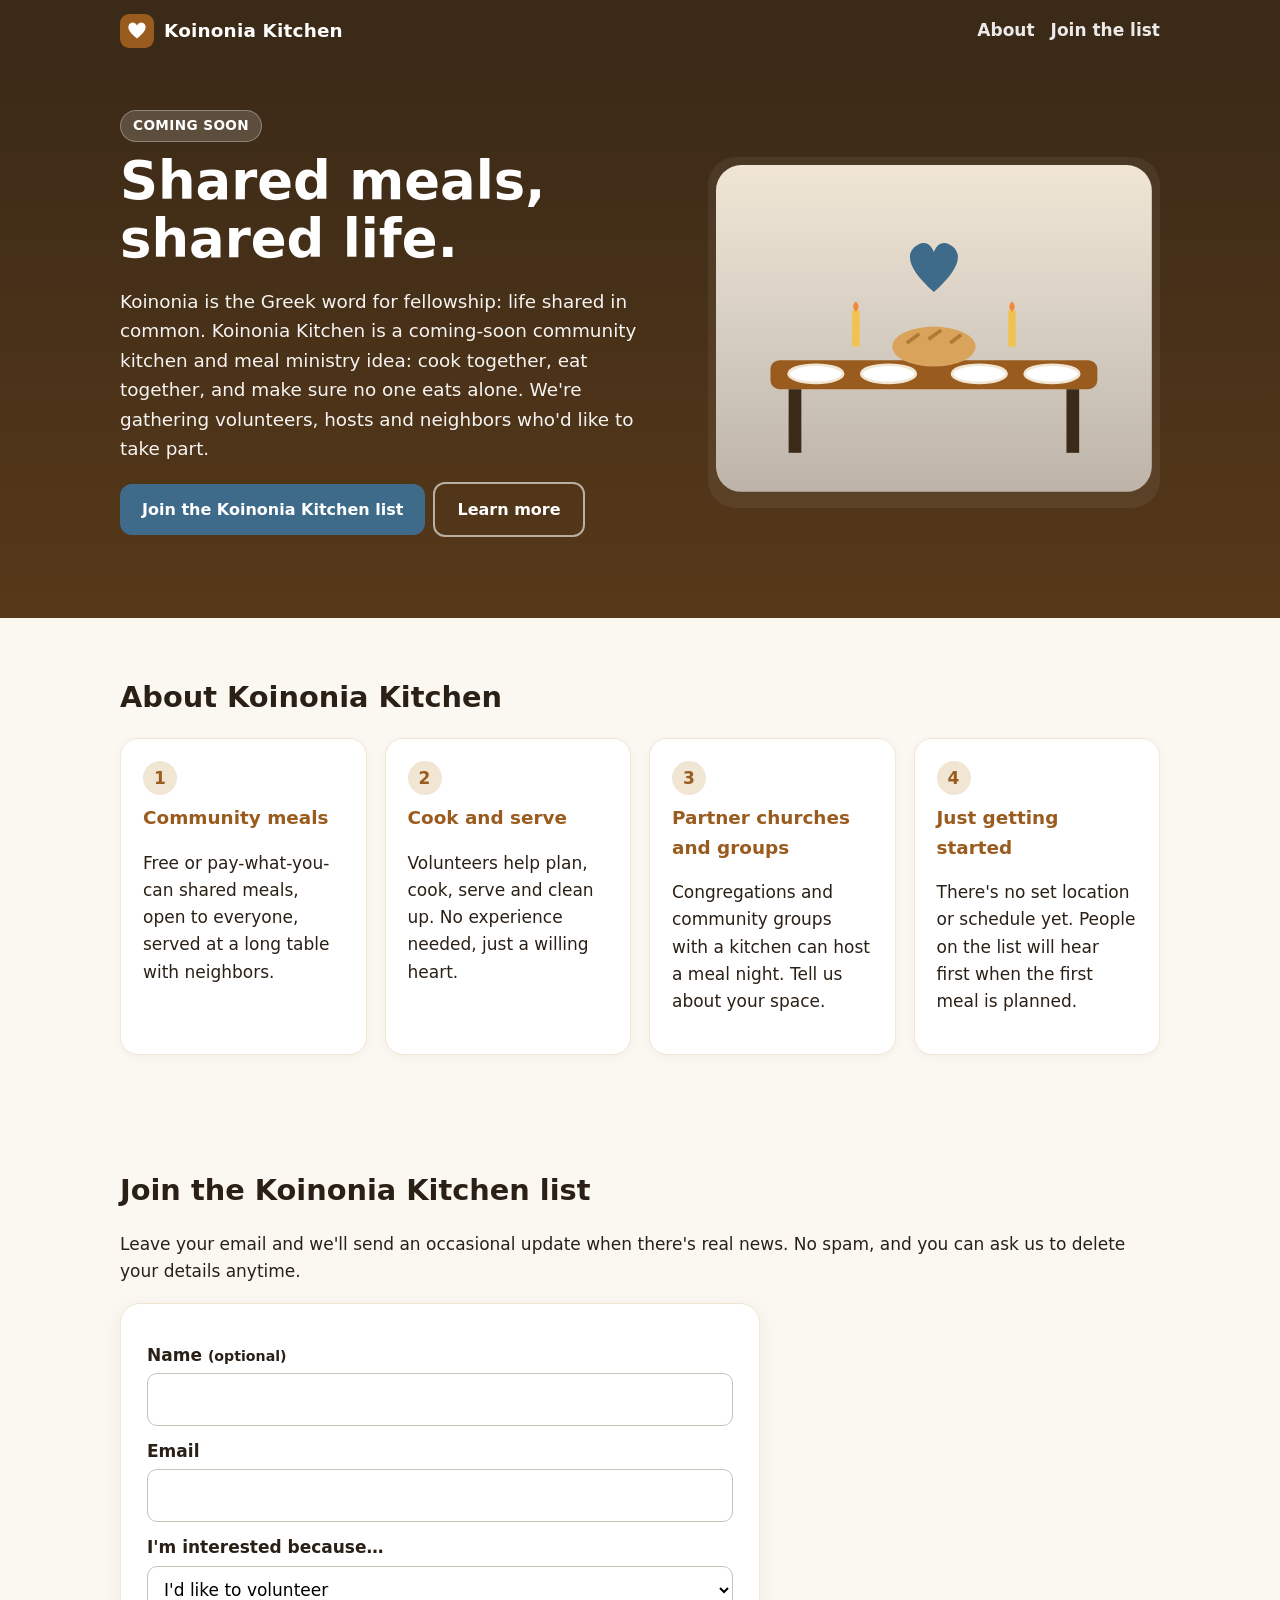
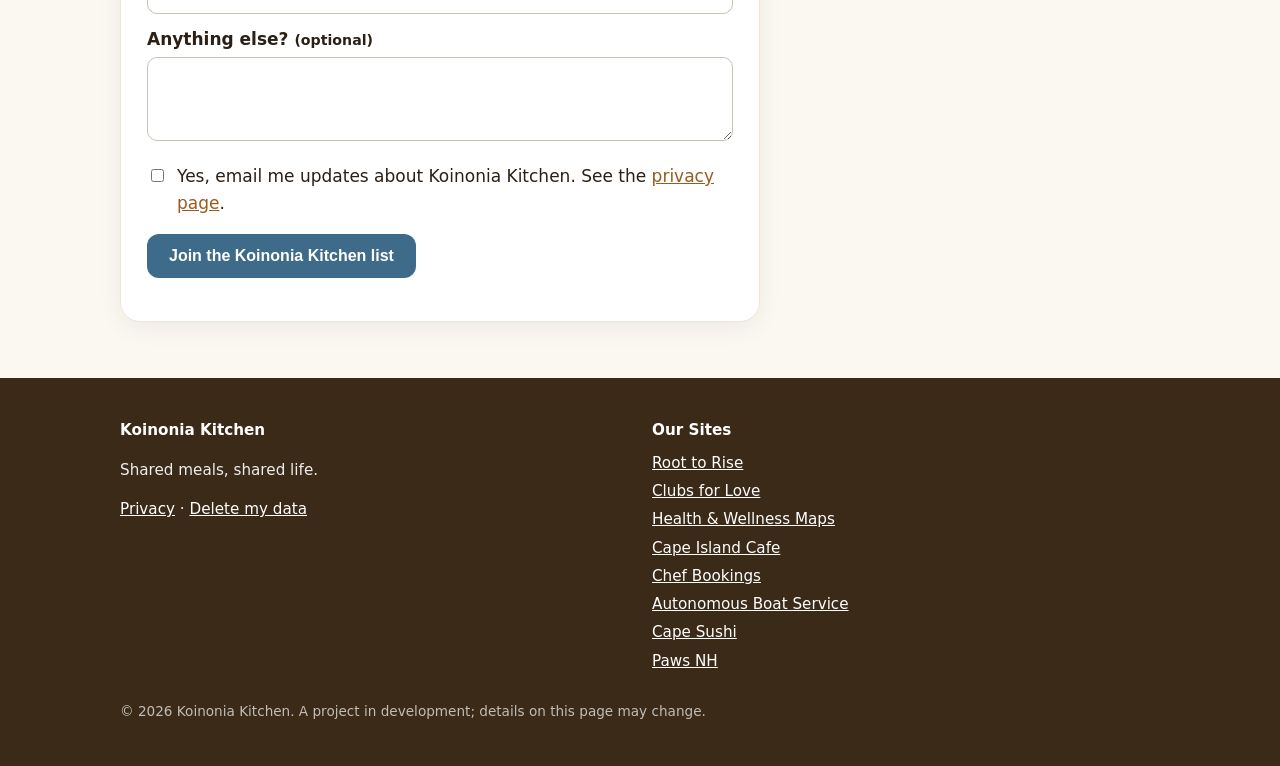
<file: index.html>
<!doctype html>
<html lang="en">
<head>
<meta charset="utf-8">
<!-- google-site-verification: pending -->
<meta name="viewport" content="width=device-width,initial-scale=1">
<title>Koinonia Kitchen | Community Meals &amp; Fellowship Kitchen (Coming Soon)</title>
<meta name="description" content="Koinonia Kitchen is a coming-soon community kitchen and meal ministry: cook together, eat together, and make sure no one eats alone. Join as a volunteer, host, neighbor or partner church.">
<link rel="canonical" href="https://platinum00001.github.io/koinoniakitchen.com/">
<meta name="theme-color" content="#3b2a17">
<meta property="og:type" content="website">
<meta property="og:site_name" content="Koinonia Kitchen">
<meta property="og:title" content="Koinonia Kitchen | Community Meals &amp; Fellowship Kitchen (Coming Soon)">
<meta property="og:description" content="Koinonia Kitchen is a coming-soon community kitchen and meal ministry: cook together, eat together, and make sure no one eats alone. Join as a volunteer, host, neighbor or partner church.">
<meta property="og:url" content="https://platinum00001.github.io/koinoniakitchen.com/">
<meta property="og:image" content="https://platinum00001.github.io/koinoniakitchen.com/og.png">
<meta property="og:image:width" content="1200"><meta property="og:image:height" content="630">
<meta name="twitter:card" content="summary_large_image">
<meta name="twitter:title" content="Koinonia Kitchen | Community Meals &amp; Fellowship Kitchen (Coming Soon)">
<meta name="twitter:description" content="Koinonia Kitchen is a coming-soon community kitchen and meal ministry: cook together, eat together, and make sure no one eats alone. Join as a volunteer, host, neighbor or partner church.">
<meta name="twitter:image" content="https://platinum00001.github.io/koinoniakitchen.com/og.png">
<link rel="icon" href="favicon.svg" type="image/svg+xml">
<link rel="icon" href="favicon-32.png" sizes="32x32" type="image/png">
<link rel="apple-touch-icon" href="apple-touch-icon.png">
<link rel="manifest" href="site.webmanifest">
<link rel="stylesheet" href="css/style.css">
</head>
<body>
<header class="top"><div class="wrap">
<a class="brand" href="./"><img src="favicon.svg" alt="" width="34" height="34">Koinonia Kitchen</a>
<nav><a href="./#about" class="opt">About</a><a href="./#join">Join the list</a></nav>
</div></header>
<main>
<section class="hero"><div class="wrap">
<div><span class="badge">Coming soon</span><h1>Shared meals, shared life.</h1><p class="lead">Koinonia is the Greek word for fellowship: life shared in common. Koinonia Kitchen is a coming-soon community kitchen and meal ministry idea: cook together, eat together, and make sure no one eats alone. We&#x27;re gathering volunteers, hosts and neighbors who&#x27;d like to take part.</p>
<p><a class="btn" href="#join">Join the Koinonia Kitchen list</a><a class="btn ghost" href="#about">Learn more</a></p></div>
<div class="art"><svg viewBox="0 0 480 360" xmlns="http://www.w3.org/2000/svg" role="img" aria-hidden="true"><defs><linearGradient id="sky" x1="0" y1="0" x2="0" y2="1"><stop offset="0" stop-color="#f1e6d4"/><stop offset="1" stop-color="#ffffff" stop-opacity="0.6"/></linearGradient></defs><rect width="480" height="360" rx="28" fill="url(#sky)"/><rect x="60" y="215" width="360" height="32" rx="10" fill="#9a5b1e"/><rect x="80" y="247" width="14" height="70" fill="#3b2a17"/><rect x="386" y="247" width="14" height="70" fill="#3b2a17"/><ellipse cx="110" cy="230" rx="30" ry="10" fill="#fff" stroke="#f1e6d4" stroke-width="3"/><ellipse cx="190" cy="230" rx="30" ry="10" fill="#fff" stroke="#f1e6d4" stroke-width="3"/><ellipse cx="290" cy="230" rx="30" ry="10" fill="#fff" stroke="#f1e6d4" stroke-width="3"/><ellipse cx="370" cy="230" rx="30" ry="10" fill="#fff" stroke="#f1e6d4" stroke-width="3"/><ellipse cx="240" cy="200" rx="46" ry="22" fill="#d9a35b"/><path d="M210 196 l14 -10 M234 192 l14 -10 M258 196 l12 -9" stroke="#b07a35" stroke-width="4"/><path d="M240 140 C215 118 205 98 222 88 C232 82 238 90 240 96 C242 90 248 82 258 88 C275 98 265 118 240 140z" fill="#3f6b8a"/><rect x="150" y="160" width="8" height="40" fill="#f2c14e"/><path d="M154 150 q6 6 0 12 q-6 -6 0 -12" fill="#f08a3a"/><rect x="322" y="160" width="8" height="40" fill="#f2c14e"/><path d="M326 150 q6 6 0 12 q-6 -6 0 -12" fill="#f08a3a"/></svg></div>
</div></section>
<section id="about"><div class="wrap"><h2>About Koinonia Kitchen</h2><div class="cards"><div class="card"><span class="n">1</span><h3>Community meals</h3><p>Free or pay-what-you-can shared meals, open to everyone, served at a long table with neighbors.</p></div><div class="card"><span class="n">2</span><h3>Cook and serve</h3><p>Volunteers help plan, cook, serve and clean up. No experience needed, just a willing heart.</p></div><div class="card"><span class="n">3</span><h3>Partner churches and groups</h3><p>Congregations and community groups with a kitchen can host a meal night. Tell us about your space.</p></div><div class="card"><span class="n">4</span><h3>Just getting started</h3><p>There&#x27;s no set location or schedule yet. People on the list will hear first when the first meal is planned.</p></div></div></div></section>

<section id="join"><div class="wrap"><h2>Join the Koinonia Kitchen list</h2>
<p>Leave your email and we'll send an occasional update when there's real news. No spam, and you can ask us to delete your details anytime.</p>
<form class="signup" id="signup" novalidate>
<label for="f-name">Name <small>(optional)</small></label><input id="f-name" name="name" type="text" maxlength="120" autocomplete="name">
<label for="f-email">Email</label><input id="f-email" name="email" type="email" maxlength="200" required autocomplete="email">
<label for="f-interest">I'm interested because…</label><select id="f-interest" name="interest"><option>I&#x27;d like to volunteer</option><option>My church or group could host</option><option>I&#x27;d like to attend a meal</option><option>I can donate food or supplies</option><option>Just keep me posted</option></select>
<label for="f-note">Anything else? <small>(optional)</small></label><textarea id="f-note" name="note" maxlength="600"></textarea>
<div class="hp" aria-hidden="true"><label for="f-web">Website</label><input id="f-web" name="website_url" type="text" tabindex="-1" autocomplete="off"></div>
<label class="check"><input type="checkbox" name="consent" required> <span>Yes, email me updates about Koinonia Kitchen. See the <a href="privacy.html">privacy page</a>.</span></label>
<p><button class="btn" type="submit">Join the Koinonia Kitchen list</button></p>
<div class="msg" id="signup-msg" role="status" aria-live="polite"></div>
</form></div></section>
</main>
<footer><div class="wrap">
<div class="cols">
<div><h4>Koinonia Kitchen</h4><p>Shared meals, shared life.</p><p><a href="privacy.html">Privacy</a> · <a href="privacy.html#data-deletion">Delete my data</a></p></div>
<div><h4>Our Sites</h4><ul><li><a href="https://roottorisema.org/">Root to Rise</a></li><li><a href="https://clubsforlove.com/">Clubs for Love</a></li><li><a href="https://healthandwellnessmaps.com/">Health &amp; Wellness Maps</a></li><li><a href="https://capeislandcafe.com/">Cape Island Cafe</a></li><li><a href="https://chefbookings.org/">Chef Bookings</a></li><li><a href="https://platinum00001.github.io/autonomousboatservice.com/">Autonomous Boat Service</a></li><li><a href="https://platinum00001.github.io/capesushi.com/">Cape Sushi</a></li><li><a href="https://platinum00001.github.io/pawsnh.com/">Paws NH</a></li></ul></div>
</div>
<p class="fine">© 2026 Koinonia Kitchen. A project in development; details on this page may change.</p>
</div></footer>
<script type="application/ld+json">{"@context": "https://schema.org", "@type": "WebSite", "name": "Koinonia Kitchen", "url": "https://platinum00001.github.io/koinoniakitchen.com/", "description": "Shared meals, shared life."}</script>
<script src="config.js"></script><script src="js/form.js"></script>
</body></html>
</file>
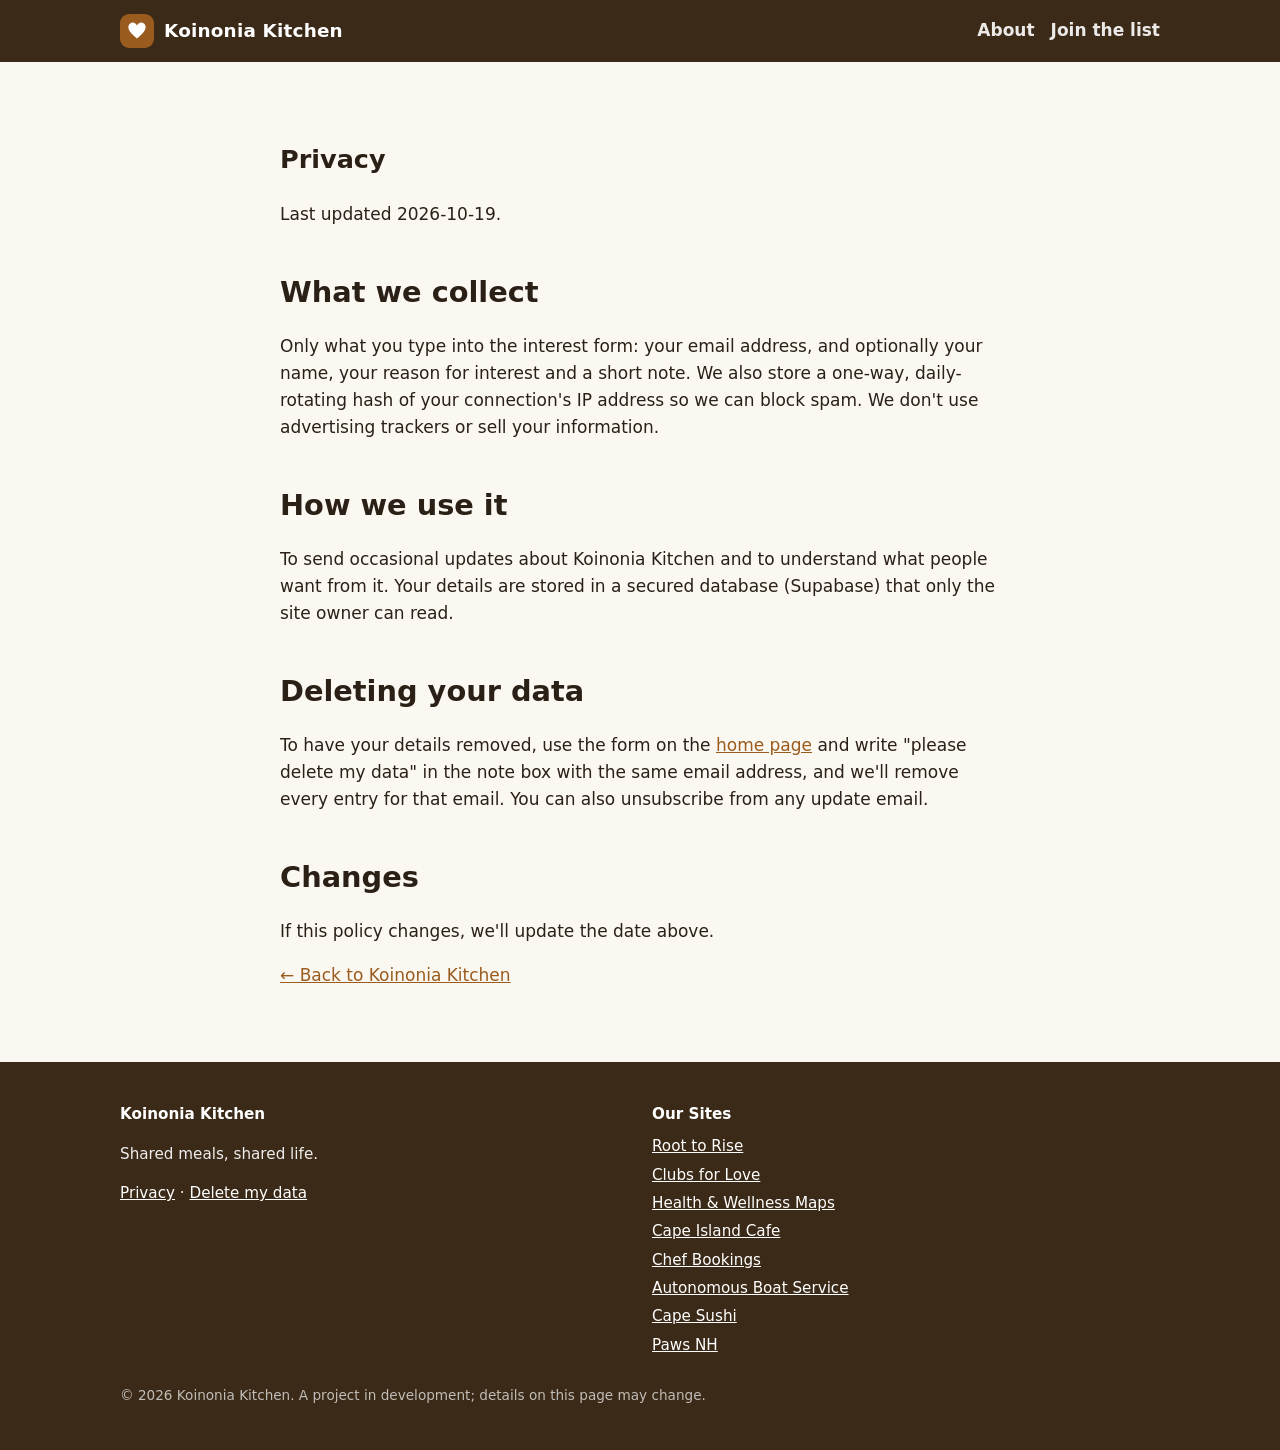
<file: privacy.html>
<!doctype html>
<html lang="en">
<head>
<meta charset="utf-8">
<meta name="viewport" content="width=device-width,initial-scale=1">
<title>Privacy | Koinonia Kitchen</title>
<meta name="description" content="How Koinonia Kitchen handles the details you share on this site.">
<link rel="canonical" href="https://platinum00001.github.io/koinoniakitchen.com/privacy.html">
<meta name="theme-color" content="#3b2a17">
<meta property="og:type" content="website">
<meta property="og:site_name" content="Koinonia Kitchen">
<meta property="og:title" content="Privacy | Koinonia Kitchen">
<meta property="og:description" content="How Koinonia Kitchen handles the details you share on this site.">
<meta property="og:url" content="https://platinum00001.github.io/koinoniakitchen.com/privacy.html">
<meta property="og:image" content="https://platinum00001.github.io/koinoniakitchen.com/og.png">
<meta property="og:image:width" content="1200"><meta property="og:image:height" content="630">
<meta name="twitter:card" content="summary_large_image">
<meta name="twitter:title" content="Privacy | Koinonia Kitchen">
<meta name="twitter:description" content="How Koinonia Kitchen handles the details you share on this site.">
<meta name="twitter:image" content="https://platinum00001.github.io/koinoniakitchen.com/og.png">
<link rel="icon" href="favicon.svg" type="image/svg+xml">
<link rel="icon" href="favicon-32.png" sizes="32x32" type="image/png">
<link rel="apple-touch-icon" href="apple-touch-icon.png">
<link rel="manifest" href="site.webmanifest">
<link rel="stylesheet" href="css/style.css">
<script type="application/ld+json">{"@context": "https://schema.org", "@type": "WebPage", "name": "Privacy | Koinonia Kitchen", "url": "https://platinum00001.github.io/koinoniakitchen.com/privacy.html", "description": "How Koinonia Kitchen handles the details you share on this site.", "isPartOf": {"@type": "WebSite", "name": "Koinonia Kitchen", "url": "https://platinum00001.github.io/koinoniakitchen.com/"}}</script>
</head>
<body>
<header class="top"><div class="wrap">
<a class="brand" href="./"><img src="favicon.svg" alt="" width="34" height="34">Koinonia Kitchen</a>
<nav><a href="./#about" class="opt">About</a><a href="./#join">Join the list</a></nav>
</div></header>
<main><section><div class="wrap prose">
<h1>Privacy</h1><p>Last updated 2026-10-19.</p>
<h2>What we collect</h2><p>Only what you type into the interest form: your email address, and optionally your name, your reason for interest and a short note. We also store a one-way, daily-rotating hash of your connection's IP address so we can block spam. We don't use advertising trackers or sell your information.</p>
<h2>How we use it</h2><p>To send occasional updates about Koinonia Kitchen and to understand what people want from it. Your details are stored in a secured database (Supabase) that only the site owner can read.</p>
<h2 id="data-deletion">Deleting your data</h2><p>To have your details removed, use the form on the <a href="./#join">home page</a> and write "please delete my data" in the note box with the same email address, and we'll remove every entry for that email. You can also unsubscribe from any update email.</p>
<h2>Changes</h2><p>If this policy changes, we'll update the date above.</p>
<p><a href="./">← Back to Koinonia Kitchen</a></p>
</div></section></main>
<footer><div class="wrap">
<div class="cols">
<div><h4>Koinonia Kitchen</h4><p>Shared meals, shared life.</p><p><a href="privacy.html">Privacy</a> · <a href="privacy.html#data-deletion">Delete my data</a></p></div>
<div><h4>Our Sites</h4><ul><li><a href="https://roottorisema.org/">Root to Rise</a></li><li><a href="https://clubsforlove.com/">Clubs for Love</a></li><li><a href="https://healthandwellnessmaps.com/">Health &amp; Wellness Maps</a></li><li><a href="https://capeislandcafe.com/">Cape Island Cafe</a></li><li><a href="https://chefbookings.org/">Chef Bookings</a></li><li><a href="https://platinum00001.github.io/autonomousboatservice.com/">Autonomous Boat Service</a></li><li><a href="https://platinum00001.github.io/capesushi.com/">Cape Sushi</a></li><li><a href="https://platinum00001.github.io/pawsnh.com/">Paws NH</a></li></ul></div>
</div>
<p class="fine">© 2026 Koinonia Kitchen. A project in development; details on this page may change.</p>
</div></footer>
</body></html>
</file>
<file: css/style.css>
:root{--bg:#fbf8f2;--ink:#2a2016;--accent:#9a5b1e;--accent2:#3f6b8a;--soft:#f1e6d4;--hero:#3b2a17}
*{box-sizing:border-box}html{scroll-behavior:smooth}
body{margin:0;font:17px/1.6 system-ui,-apple-system,"Segoe UI",Roboto,Helvetica,Arial,sans-serif;color:var(--ink);background:var(--bg)}
a{color:var(--accent)}img,svg{max-width:100%;height:auto}
.wrap{max-width:1080px;margin:0 auto;padding:0 20px}
header.top{background:var(--hero);color:#fff}
header.top .wrap{display:flex;align-items:center;justify-content:space-between;gap:12px;padding-top:14px;padding-bottom:14px}
.brand{display:flex;align-items:center;gap:10px;color:#fff;text-decoration:none;font-weight:800;font-size:1.15rem;letter-spacing:.2px}
.brand img{width:34px;height:34px;border-radius:9px}
header.top nav a{color:#fff;opacity:.9;margin-left:16px;text-decoration:none;font-weight:600}
header.top nav a:hover{opacity:1;text-decoration:underline}
.hero{background:linear-gradient(180deg,var(--hero),color-mix(in srgb,var(--hero) 70%,var(--accent)));color:#fff;padding:48px 0 64px}
.hero .wrap{display:grid;grid-template-columns:1.1fr .9fr;gap:36px;align-items:center}
.hero h1{font-size:clamp(2rem,4.6vw,3.3rem);line-height:1.1;margin:.2em 0 .3em}
.hero p.lead{font-size:1.15rem;opacity:.95;max-width:38em}
.badge{display:inline-block;background:rgba(255,255,255,.16);border:1px solid rgba(255,255,255,.3);padding:4px 12px;border-radius:99px;font-size:.85rem;font-weight:700;letter-spacing:.4px;text-transform:uppercase}
.btn{display:inline-block;background:var(--accent2);color:#fff;font-weight:700;padding:13px 22px;border-radius:12px;text-decoration:none;border:0;cursor:pointer;font-size:1rem}
.btn:hover{filter:brightness(1.08)}
.btn.ghost{background:transparent;border:2px solid rgba(255,255,255,.6);margin-left:8px}
.art{background:rgba(255,255,255,.06);border-radius:28px;padding:8px}
section{padding:56px 0}
section h2{font-size:1.8rem;margin:0 0 18px}
.cards{display:grid;grid-template-columns:repeat(auto-fit,minmax(230px,1fr));gap:18px}
.card{background:#fff;border:1px solid var(--soft);border-radius:18px;padding:22px;box-shadow:0 2px 10px rgba(0,0,0,.04)}
.card h3{margin:.1em 0 .4em;font-size:1.15rem;color:var(--accent)}
.card .n{display:inline-grid;place-items:center;width:34px;height:34px;border-radius:50%;background:var(--soft);color:var(--accent);font-weight:800;margin-bottom:6px}
.band{background:var(--soft)}
.net{display:grid;grid-template-columns:repeat(auto-fit,minmax(180px,1fr));gap:12px}
.net a{display:block;background:#fff;border-radius:14px;padding:14px 16px;text-decoration:none;color:var(--ink);border:1px solid rgba(0,0,0,.06);font-weight:700}
.net a small{display:block;font-weight:400;color:#555;margin-top:2px}
.net a.here{outline:3px solid var(--accent);pointer-events:none}
form.signup{background:#fff;border-radius:20px;padding:26px;border:1px solid var(--soft);max-width:640px;box-shadow:0 6px 24px rgba(0,0,0,.06)}
form.signup label{display:block;font-weight:700;margin:12px 0 4px}
form.signup input[type=text],form.signup input[type=email],form.signup select,form.signup textarea{width:100%;padding:12px;border:1px solid #c9c2b6;border-radius:10px;font:inherit;background:#fff}
form.signup textarea{min-height:84px}
form.signup .check{display:flex;gap:10px;align-items:flex-start;font-weight:400;margin-top:14px}
form.signup .check input{margin-top:6px}
.hp{position:absolute!important;left:-9999px!important;width:1px;height:1px;overflow:hidden}
.msg{margin-top:14px;padding:12px 14px;border-radius:10px;display:none}
.msg.ok{display:block;background:#e6f4ea;color:#1e5b2f}.msg.err{display:block;background:#fdecea;color:#8a1c12}
.note{font-size:.92rem;background:#fff;border-left:5px solid var(--accent2);padding:14px 16px;border-radius:10px;margin-top:22px}
footer{background:var(--hero);color:#eee;padding:40px 0 30px;font-size:.95rem}
footer a{color:#fff}
footer .cols{display:grid;grid-template-columns:repeat(auto-fit,minmax(220px,1fr));gap:24px}
footer h4{margin:0 0 8px;color:#fff}
footer ul{list-style:none;padding:0;margin:0}footer li{margin:4px 0}
footer .fine{opacity:.75;margin-top:24px;font-size:.85rem}
.prose{max-width:760px}.prose h2{margin-top:1.4em}
@media (max-width:820px){.hero .wrap{grid-template-columns:1fr}.art{max-width:420px}header.top nav a{margin-left:10px;font-size:.92rem}}
@media (max-width:480px){header.top nav .opt{display:none}.btn.ghost{margin:10px 0 0}}
</file>
